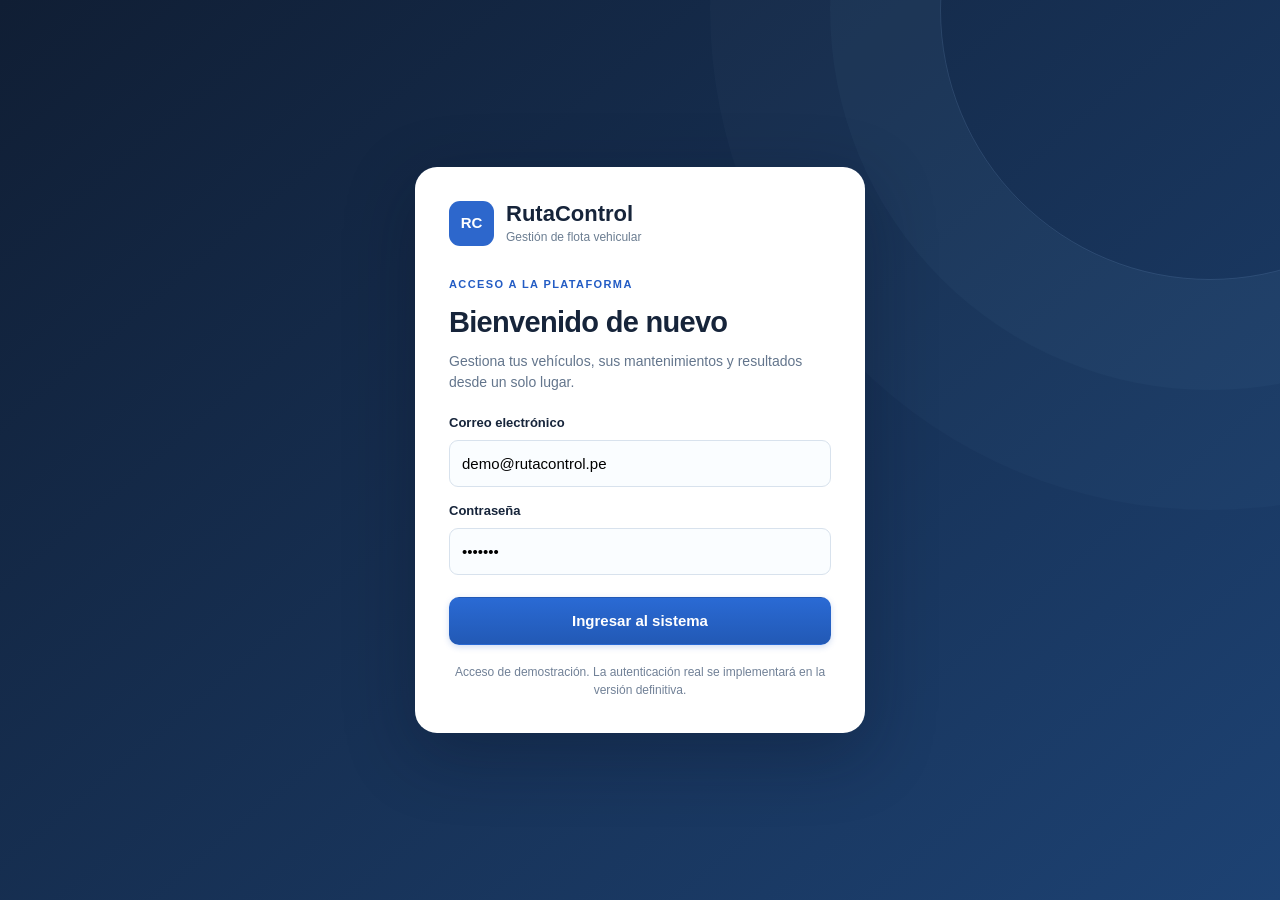
<file: demo-flota/index.html>
<!doctype html>
<html lang="es">
<head>
<meta charset="utf-8">
<meta name="viewport" content="width=device-width, initial-scale=1">
<meta name="theme-color" content="#101c33">
<title>RutaControl | Gestión de flota vehicular</title>
<style>
:root{--navy:#111e34;--navy2:#182941;--ink:#16243a;--text:#2d3b4c;--muted:#718197;--line:#e5ebf0;--page:#f5f7fa;--white:#fff;--blue:#235cc4;--bluep:#edf3ff;--teal:#0d9275;--tealp:#e5f7f1;--amber:#bd7715;--amberp:#fff3db;--red:#c44445;--redp:#fff0ee;--shadow:0 5px 28px rgba(18,42,72,.045)}
*{box-sizing:border-box}html,body{min-height:100%}body{margin:0;font-family:Inter,ui-sans-serif,-apple-system,BlinkMacSystemFont,"Segoe UI",Arial,sans-serif;color:var(--ink);background:var(--page);font-size:14px;line-height:1.45}button,input,select,textarea{font:inherit}button{cursor:pointer}button:disabled{opacity:.6;cursor:not-allowed}.app{display:flex;min-height:100vh}.sidebar{width:247px;min-width:247px;background:var(--navy);color:#d8e5f5;display:flex;flex-direction:column;position:sticky;top:0;height:100vh;padding:28px 15px 18px}.brand{display:flex;align-items:center;gap:11px;padding:3px 9px 22px}.brandmark{width:39px;height:39px;background:#4d86f1;color:#fff;border-radius:12px;display:flex;align-items:center;justify-content:center;font-weight:800;font-size:16px;letter-spacing:-1px}.brandname{font-weight:780;font-size:18px;color:#fff;letter-spacing:-.6px;line-height:1.05}.brandsub{font-size:10px;letter-spacing:1.5px;font-weight:750;color:#84a6dc;margin-top:6px}.navgroup{margin:17px 10px 11px;color:#7391b5;text-transform:uppercase;font-size:10px;font-weight:800;letter-spacing:1.7px}.nav-btn{display:flex;align-items:center;width:100%;gap:12px;padding:12px 13px;border:0;border-radius:10px;color:#b8c7da;background:transparent;text-align:left;font-weight:570;margin-bottom:4px;transition:.18s}.nav-btn:hover{background:#263c58;color:#fff}.nav-btn.active{background:#29466d;color:#fff}.nav-btn svg{width:18px;height:18px;stroke-width:1.9;flex:0 0 auto}.nav-btn .nav-num{margin-left:auto;color:#ffd58a;font-size:11px;border-radius:15px;background:#795b35;padding:2px 6px;font-weight:800}.side-note{margin-top:auto;padding:16px 12px;border-radius:11px;background:#1b2c47;border:1px solid #314462;font-size:12px;color:#b8c8da}.side-note strong{color:#edf4ff;display:block;margin-bottom:5px}.side-note small{display:block;font-size:11px;color:#90a5c3;line-height:1.5}.side-reset{margin-top:12px;color:#acc8f0;font-size:11px;border:0;background:transparent;padding:3px 0;text-align:left}.side-reset:hover{text-decoration:underline}.main{min-width:0;flex:1;max-width:1600px;margin:0 auto;padding:29px 39px 60px}.top{display:flex;justify-content:space-between;align-items:flex-start;gap:16px;margin-bottom:24px}.breadcrumb{color:#8290a3;font-size:12px;font-weight:650;margin:0 0 6px}.top h1{margin:0;font-weight:790;letter-spacing:-1px;font-size:27px;line-height:1.15}.top p{color:var(--muted);font-size:13px;margin:9px 0 0}.topright{display:flex;align-items:center;gap:10px;flex-wrap:wrap;justify-content:flex-end}.chip{display:inline-flex;align-items:center;gap:6px;background:var(--white);border:1px solid var(--line);border-radius:100px;padding:8px 11px;color:#5d718d;font-weight:650;font-size:11px;white-space:nowrap}.chip .dot{width:7px;height:7px;background:#14a78d;border-radius:50%}.btn{display:inline-flex;align-items:center;justify-content:center;gap:8px;min-height:39px;padding:9px 14px;border-radius:9px;font-weight:700;font-size:12px;white-space:nowrap;border:1px solid transparent;transition:.16s;box-shadow:none}.btn svg{width:16px;height:16px}.btn:hover{filter:brightness(.965)}.btn-primary{background:#2663cb;color:#fff}.btn-ghost{background:#fff;color:#314b6c;border-color:var(--line)}.btn-soft{background:#eef4fc;color:#245abb}.btn-danger{background:#fae8e8;color:#ad4545}.btn-sm{min-height:32px;padding:6px 10px;font-size:11px}.grid{display:grid;gap:17px}.kpis{grid-template-columns:repeat(4,minmax(0,1fr));margin-bottom:18px}.card{background:var(--white);border:1px solid var(--line);border-radius:13px;box-shadow:var(--shadow);min-width:0}.kpi{padding:19px 20px 17px}.kpi-head{display:flex;justify-content:space-between;align-items:center;margin-bottom:13px;color:#6c7c91;font-size:12px;font-weight:650}.kpi-ic{display:flex;align-items:center;justify-content:center;border-radius:9px;background:#f1f5fa;color:#6b8bb6;width:30px;height:30px}.kpi-ic svg{width:17px;height:17px}.kpi-val{font-size:25px;font-weight:800;letter-spacing:-1.1px;line-height:1.1}.kpi-note{color:#90a0af;font-size:11px;margin-top:9px}.text-green{color:var(--teal)}.text-red{color:var(--red)}.text-amber{color:var(--amber)}.layout-main{grid-template-columns:minmax(0,1.65fr) minmax(310px,1fr);align-items:stretch}.card-head{padding:21px 23px 13px;display:flex;align-items:center;justify-content:space-between;gap:12px}.card-head h2{margin:0;font-size:15px;letter-spacing:-.3px}.card-head p{font-size:12px;color:#91a0af;margin:4px 0 0}.card-content{padding:2px 23px 23px}.legend{display:flex;gap:12px;flex-wrap:wrap;color:#7f91a4;font-size:11px}.legend span{display:flex;gap:6px;align-items:center}.legend i{width:8px;height:8px;border-radius:3px;display:inline-block}.compbar{margin-bottom:20px}.compbar-top{display:flex;justify-content:space-between;gap:8px;align-items:center;margin-bottom:8px;font-size:12px}.plate{font-weight:800;letter-spacing:.3px}.value-sm{font-size:11px;color:#8090a5}.bars{display:flex;flex-direction:column;gap:5px}.bartrack{width:100%;height:9px;background:#f2f5f9;border-radius:4px;overflow:hidden}.barfill{height:100%;border-radius:4px;min-width:2px;transition:width .25s}.barfill.in{background:#5f8be2}.barfill.out{background:#f1bb71}.vlist{display:flex;flex-direction:column;gap:0}.alert-item{display:flex;gap:12px;padding:13px 0;border-bottom:1px solid #eff2f6;align-items:flex-start}.alert-item:last-child{border-bottom:0}.alert-icon{display:flex;align-items:center;justify-content:center;width:32px;height:32px;background:var(--amberp);border-radius:9px;color:var(--amber);flex:0 0 auto}.alert-icon.red{background:var(--redp);color:var(--red)}.alert-icon svg{width:17px;height:17px}.alert-item strong{font-size:12px;display:block}.alert-item p{margin:3px 0 0;font-size:11px;color:#8291a3;line-height:1.55}.alert-item .goto{background:none;border:0;color:#245bbb;font-weight:800;font-size:11px;padding:5px 0 0;white-space:nowrap}.section-title{display:flex;align-items:center;justify-content:space-between;gap:15px;margin:23px 0 11px}.section-title h2{font-size:16px;margin:0;letter-spacing:-.3px}.section-title span{font-size:12px;color:#91a0af}.table-wrap{overflow-x:auto}.data-table{border-collapse:collapse;text-align:left;width:100%;white-space:nowrap;font-size:12px}.data-table th{background:#f8fafc;padding:13px 16px;color:#8595a9;font-size:10px;text-transform:uppercase;letter-spacing:.5px;font-weight:800;border-bottom:1px solid var(--line)}.data-table td{border-bottom:1px solid #edf1f5;padding:14px 16px;color:#445468}.data-table tr:last-child td{border:0}.data-table td strong{color:#1a2c48}.data-table tbody tr:hover{background:#fbfcff}.data-table button{border:0;background:transparent;color:#245cc5;font-size:11px;font-weight:750;padding:3px}.badge{display:inline-block;border-radius:100px;padding:5px 9px;font-size:10px;font-weight:760;white-space:nowrap}.badge.green{background:var(--tealp);color:var(--teal)}.badge.amber{background:var(--amberp);color:#a56c16}.badge.red{background:var(--redp);color:var(--red)}.badge.blue{background:var(--bluep);color:var(--blue)}.badge.gray{background:#edf0f3;color:#7a8999}.filters{display:flex;align-items:center;justify-content:space-between;gap:13px;margin-bottom:16px;flex-wrap:wrap}.field{border:1px solid #dce4ec;background:white;border-radius:9px;min-height:40px;padding:10px 12px;outline:none;color:#33465c;font-size:12px;width:100%;transition:border .16s}.field:focus{border-color:#4a8bdf;box-shadow:0 0 0 3px rgba(54,109,211,.10)}.search-wrap{position:relative;max-width:330px;flex:1;min-width:180px}.search-wrap input{padding-left:39px}.search-wrap svg{position:absolute;width:18px;height:18px;left:12px;top:11px;color:#8da1b5}.filter-right{display:flex;align-items:center;gap:9px}.filter-right select{width:auto;min-width:140px}.vehicles-layout{display:grid;grid-template-columns:minmax(0,1.1fr) minmax(330px,.9fr);gap:18px}.vehicle-row{padding:14px 18px;display:flex;align-items:center;gap:11px;border-bottom:1px solid var(--line);background:#fff;cursor:pointer;transition:background .13s}.vehicle-row:hover{background:#f7faff}.vehicle-row.selected{background:#eff5ff;box-shadow:inset 3px 0 #3374d8}.vehicle-row:last-child{border-bottom:0}.vehicle-mini{width:39px;height:39px;background:#eef3f9;color:#557baa;display:flex;align-items:center;justify-content:center;border-radius:10px;flex:0 0 auto}.vehicle-mini svg{width:22px;height:22px}.vehicle-copy{flex:1;min-width:0}.vehicle-copy strong{font-size:12px}.vehicle-copy div{font-size:11px;color:#8fa0b0;margin-top:3px;overflow:hidden;text-overflow:ellipsis;white-space:nowrap}.vehicle-row .badge{font-size:9px}.detail{padding:22px}.detail-top{display:flex;justify-content:space-between;align-items:flex-start;gap:12px}.detail h2{margin:4px 0 2px;font-size:25px;letter-spacing:-.6px}.detail .sub{font-size:12px;color:#899bac}.labelcap{font-size:10px;text-transform:uppercase;letter-spacing:1px;font-weight:780;color:#8799ac}.detail-tiles{display:grid;grid-template-columns:repeat(2,1fr);gap:10px;margin:20px 0}.detail-tile{border:1px solid #e7edf2;border-radius:10px;padding:13px;background:#fbfcfd}.detail-tile small{font-size:11px;color:#8594a6;display:block;margin-bottom:6px}.detail-tile strong{font-size:17px;letter-spacing:-.5px}.info-block{border:1px solid #e5edf5;border-radius:11px;padding:14px;margin-top:12px}.info-block h3{font-size:12px;margin:0 0 10px}.kv{display:flex;justify-content:space-between;align-items:flex-start;gap:12px;font-size:11px;padding:6px 0}.kv span{color:#8696a8}.kv strong{text-align:right;font-size:11px}.detail-acts{display:flex;gap:7px;flex-wrap:wrap;margin-top:17px}.callout{background:#edf4ff;border:1px solid #cbdfff;border-radius:11px;padding:14px 16px;color:#385779;font-size:12px;line-height:1.6;margin-bottom:17px}.callout strong{color:#224477}.empty{color:#8b9cae;text-align:center;padding:28px 16px;font-size:12px}.line-item{display:flex;align-items:center;justify-content:space-between;gap:15px;padding:11px 0;border-bottom:1px solid #edf1f5}.line-item:last-child{border-bottom:0}.line-item strong{font-size:12px}.line-item small{display:block;color:#91a0b0;font-size:11px;margin-top:3px}.line-item .amount{font-size:12px;font-weight:790}.summary-strip{display:grid;grid-template-columns:repeat(3,1fr);border-top:1px solid var(--line)}.summary-strip>div{padding:15px 18px;border-right:1px solid var(--line)}.summary-strip>div:last-child{border-right:0}.summary-strip small{font-size:11px;color:#8d9db1;display:block}.summary-strip strong{font-size:17px;margin-top:4px;display:block}.plan-grid{display:grid;grid-template-columns:repeat(3,minmax(0,1fr));gap:16px;margin:18px 0 20px}.plan{background:#fff;border:2px solid #e2e8f0;border-radius:14px;padding:21px;cursor:pointer;position:relative;transition:.15s}.plan:hover{border-color:#9ab7e9}.plan.selected{border-color:#346fcd;box-shadow:0 8px 30px rgba(43,99,206,.12)}.plan.popular:before{content:'Recomendado';position:absolute;right:16px;top:-12px;background:#2d6fd3;color:#fff;border-radius:20px;font-size:10px;font-weight:800;padding:4px 10px}.plan .plabel{font-size:12px;font-weight:760;color:#66809d}.plan h3{font-size:19px;margin:9px 0 6px;letter-spacing:-.5px}.plan .pprice{font-size:29px;letter-spacing:-1px;font-weight:850;color:#1d3556;margin:6px 0}.plan .pdesc{font-size:12px;color:#7c8c9d;min-height:53px}.plan hr{border:0;border-top:1px solid #ecf0f3;margin:16px 0}.feats{padding:0;list-style:none;margin:0;display:grid;gap:11px}.feats li{display:flex;align-items:flex-start;gap:7px;font-size:12px;color:#526479}.feats li::before{content:'✓';font-weight:900;color:#18a181}.plan .select-text{margin-top:18px;font-size:12px;font-weight:800;color:#2b65c3}.proposal{display:grid;grid-template-columns:1.1fr .9fr;gap:18px}.proposal .card{padding:22px}.proposal h3{margin:0 0 12px;font-size:15px}.proposal p{font-size:12px;color:#74869c;line-height:1.75}.scope-list{font-size:12px;padding-left:18px;color:#51647a;line-height:1.8}.footer-hint{margin-top:23px;text-align:center;color:#a0adbd;font-size:11px}.modal-backdrop{position:fixed;inset:0;background:rgba(17,31,52,.55);display:none;align-items:center;justify-content:center;padding:20px;z-index:20;overflow:auto}.modal-backdrop.show{display:flex}.modal{max-width:520px;width:100%;max-height:calc(100vh - 40px);overflow:auto;background:#fff;border-radius:16px;box-shadow:0 30px 90px rgba(10,20,35,.23);padding:25px}.modal-top{display:flex;justify-content:space-between;align-items:center;gap:10px}.modal h2{font-size:19px;margin:0;letter-spacing:-.4px}.close{background:#f2f5f7;border:0;border-radius:8px;width:30px;height:30px;font-size:20px;color:#677c94}.modal .sub{margin:7px 0 18px;color:#8b9cab;font-size:12px}.form-grid{display:grid;grid-template-columns:repeat(2,minmax(0,1fr));gap:14px}.form-field{display:grid;gap:6px}.form-field.span{grid-column:1/-1}.form-field label{font-size:11px;font-weight:800;color:#647891}.modal-actions{display:flex;justify-content:flex-end;gap:9px;margin-top:21px;padding-top:17px;border-top:1px solid var(--line)}.toast{position:fixed;bottom:20px;right:20px;z-index:30;background:#142b43;color:#fff;border-radius:10px;padding:13px 18px;box-shadow:0 13px 35px rgba(10,24,42,.3);font-size:12px;max-width:min(400px,90vw);display:none}.toast.show{display:block}.mobile-nav{display:none}.focus-strip{display:flex;align-items:center;gap:8px;color:#6b7d93;font-size:11px;margin:0 0 16px}.focus-strip svg{width:14px;height:14px}.note-info{font-size:12px;color:#778ba2;background:#f8fafc;padding:13px 15px;border:1px solid var(--line);border-radius:10px;margin:13px 0}.nowrap{white-space:nowrap}.mt15{margin-top:15px}
@media(max-width:1100px){.main{padding:26px 24px 50px}.kpis{grid-template-columns:repeat(2,1fr)}.layout-main{grid-template-columns:1fr}.plan-grid{gap:9px}.plan{padding:17px}.vehicles-layout{grid-template-columns:1fr}.detail{padding:20px}}
@media(max-width:750px){.app{display:block}.sidebar{display:none}.mobile-nav{display:flex;background:var(--navy);color:white;align-items:center;gap:10px;padding:12px 18px;overflow:auto}.mobile-nav .name{font-weight:850;font-size:13px;margin-right:10px;white-space:nowrap}.mobile-nav button{background:transparent;color:#a9bfdc;border:0;padding:8px 12px;border-radius:8px;white-space:nowrap;font-size:11px;font-weight:700}.mobile-nav button.active{color:#fff;background:#2b4770}.main{padding:23px 17px 40px}.top{flex-direction:column}.topright{justify-content:flex-start}.top h1{font-size:24px}.kpis{gap:9px}.kpi{padding:14px}.kpi-val{font-size:20px}.kpi-note{font-size:10px}.card-head{padding:17px}.card-content{padding:2px 17px 17px}.plan-grid{grid-template-columns:1fr}.plan .pdesc{min-height:0}.proposal{grid-template-columns:1fr}.detail-tiles{gap:7px}.filters{align-items:stretch}.search-wrap{max-width:none;flex-basis:100%}.filter-right{width:100%;justify-content:space-between}.filter-right select{min-width:0;max-width:160px}.summary-strip strong{font-size:14px}.summary-strip>div{padding:13px 10px}.form-grid{grid-template-columns:1fr}.modal{padding:19px}}

/* Refined visual hierarchy */
body{font-size:15px;line-height:1.52}
.top h1{font-size:30px}.top p{font-size:14px}.breadcrumb{font-size:13px}
.btn{font-size:13px;min-height:43px;transition:transform .18s,box-shadow .18s}.btn-sm{font-size:12px}
.btn:hover{transform:translateY(-1px);filter:none;box-shadow:0 5px 14px rgba(30,64,120,.12)}
.btn:active{transform:none}
.card-head h2{font-size:17px}.card-head p{font-size:13px}
.kpi-head{font-size:13px}.kpi-val{font-size:27px;font-variant-numeric:tabular-nums}.kpi-note{font-size:12px}
.compbar-top,.alert-item strong,.alert-item p,.value-sm,.vehicle-copy strong,.vehicle-copy div,.detail-tile small,.kv{font-size:12px}
.data-table{font-size:13px}.data-table th{font-size:11px}.field{font-size:14px;min-height:44px}
.badge{font-size:11px}.labelcap{font-size:11px}.focus-strip,.callout,.note-info{font-size:13px}
.compbar{margin-bottom:23px}.bartrack{height:10px}.barfill{transform-origin:left;animation:barGrow .7s cubic-bezier(.2,.8,.2,1) both}
.card.kpi{animation:cardRise .4s ease-out both}
.card.kpi:nth-child(2){animation-delay:.05s}.card.kpi:nth-child(3){animation-delay:.1s}.card.kpi:nth-child(4){animation-delay:.15s}
#view>.grid,#view>.card,#view>.vehicles-layout,#view>.profile-grid{animation:cardRise .3s ease-out both}
@keyframes cardRise{from{opacity:0;transform:translateY(10px)}to{opacity:1;transform:translateY(0)}}
@keyframes barGrow{from{transform:scaleX(0)}to{transform:scaleX(1)}}
button:focus-visible,input:focus-visible,select:focus-visible{outline:3px solid #87b6ff;outline-offset:2px}
.auth-locked{display:none!important}
.login-screen{min-height:100vh;display:grid;place-items:center;padding:20px;background:linear-gradient(140deg,#101e34,#1d4273);overflow:hidden;position:relative;isolation:isolate}
.login-screen[hidden]{display:none!important}
.login-decoration{position:absolute;width:540px;height:540px;border:1px solid rgba(164,205,255,.15);border-radius:50%;right:-200px;top:-260px;box-shadow:0 0 0 110px rgba(150,200,250,.03),0 0 0 230px rgba(150,200,250,.025);z-index:-1}
.login-card{width:min(100%,450px);background:white;padding:34px;border-radius:22px;box-shadow:0 20px 70px rgba(8,17,34,.32);animation:cardRise .4s ease-out}
.login-brand{display:flex;gap:12px;align-items:center;margin-bottom:30px}.login-brand strong{display:block;font-size:22px;line-height:1.2}.login-brand small{display:block;color:#6b7d91;font-size:12px}
.login-mark,.small-brandmark{display:grid;place-items:center;background:#2d67cc;border-radius:11px;color:white;width:45px;height:45px;font-weight:850}
.login-tag{color:var(--blue);font-size:11px;font-weight:800;letter-spacing:1.4px}.login-card h1{font-size:29px;letter-spacing:-.7px;margin:7px 0}.login-card>p{color:#63758c;font-size:14px;margin:0 0 20px}
.login-card label{font-size:13px;font-weight:750;display:block;margin:14px 0 7px}
.login-card input{width:100%;height:47px;border:1px solid #d8e2ed;border-radius:9px;padding:10px 12px;font-size:15px;background:#fafdff}
.login-submit{width:100%;font-size:15px;min-height:48px;margin-top:22px}
.login-card .login-disclaimer{font-size:12px;text-align:center;line-height:1.5;margin:18px 0 0;color:#718197}
.sidebar{margin:14px 0 14px 14px;height:calc(100vh - 28px);top:14px;border-radius:20px;border:1px solid #2b3f5c;box-shadow:0 18px 45px rgba(10,25,49,.16)}
.sidebar-profile{margin-top:auto;display:flex;align-items:center;gap:10px;background:#1b2e4a;border:1px solid #344a67;width:100%;padding:10px;border-radius:11px;color:white;text-align:left}
.sidebar-profile:hover{background:#24405f}
.user-avatar{width:35px;height:35px;display:grid;place-items:center;border-radius:10px;background:#3574d6;color:white;font-size:12px;font-weight:850}
.sidebar-profile-copy strong{display:block;font-size:13px}.sidebar-profile-copy small{display:block;color:#a9c0dd;font-size:11px}
.side-note{margin-top:12px}
.mobile-top{display:none}
.profile-grid{display:grid;grid-template-columns:1fr 1.25fr;gap:18px}
.profile-hero{padding:25px;display:flex;flex-direction:column;gap:17px}.profile-bigavatar{width:70px;height:70px;border-radius:19px;background:var(--bluep);color:var(--blue);display:grid;place-items:center}.profile-bigavatar svg{width:38px;height:38px}
.profile-hero h2{font-size:24px;margin:5px 0}.profile-hero p{color:var(--muted);font-size:13px;margin:0 0 12px}
.profile-info-row{display:flex;justify-content:space-between;gap:12px;align-items:center;padding:14px 20px;border-top:1px solid var(--line);font-size:13px}
.profile-info-row span{color:var(--muted)}.profile-info-row strong{overflow-wrap:anywhere;text-align:right}
.profile-actions{display:flex;gap:10px;flex-wrap:wrap;padding:20px}
@media(max-width:750px){
 .app{display:block}.sidebar{display:none}
 .mobile-top{display:none!important}
 .small-brandmark{width:36px;height:36px;font-size:13px;border-radius:10px}
 .mobile-nav{display:grid;position:fixed;bottom:calc(12px + env(safe-area-inset-bottom));top:auto;left:14px;right:14px;grid-template-columns:repeat(5,minmax(0,1fr));gap:2px;padding:7px 6px;background:var(--navy);border:1px solid #314665;border-radius:20px;z-index:30;overflow:visible;box-shadow:0 14px 34px rgba(10,25,49,.3),0 2px 8px rgba(10,25,49,.16)}
 .mobile-nav .mobile-nav-item{display:flex;min-width:0;flex-direction:column;align-items:center;justify-content:center;gap:4px;white-space:normal;padding:7px 2px;min-height:51px;margin:0;font-size:10px;line-height:1.1;text-align:center;border-radius:14px}
 .mobile-nav .mobile-nav-item svg{width:20px;height:20px;flex:none}.mobile-nav .mobile-nav-item.active{background:#29466d;border-radius:14px;box-shadow:inset 0 0 0 1px #3a5a83}
 .main{padding:calc(20px + env(safe-area-inset-top)) 15px calc(120px + env(safe-area-inset-bottom))}
 .top{flex-direction:column;align-items:stretch;gap:14px;margin-bottom:18px}.top h1{font-size:25px}.top p{font-size:13.5px;margin-top:6px}.breadcrumb{font-size:12px}
 .topright{width:100%;justify-content:flex-start}.topright .chip{display:none}#headerAction{width:100%}
 .grid{gap:12px}.kpis{grid-template-columns:repeat(2,minmax(0,1fr));gap:10px}
 .kpi{padding:14px 12px;min-height:125px}.kpi-head{font-size:12px;gap:4px;margin-bottom:14px}.kpi-ic{width:27px;height:27px;flex-shrink:0}
 .kpi-val{font-size:clamp(17px,5vw,23px);letter-spacing:-.5px;overflow-wrap:anywhere}.kpi-note{font-size:11px}
 .layout-main,.vehicles-layout,.profile-grid{grid-template-columns:1fr}
 .card-head{padding:17px 16px 12px;flex-wrap:wrap}.card-content{padding:2px 16px 17px}.card-head h2{font-size:16px}
 .filters{gap:10px;align-items:stretch}.filters>.btn{width:100%}.filter-right{width:100%;display:flex;flex-wrap:wrap;gap:9px}
 .filter-right select{max-width:none!important;width:100%!important;flex:1 1 140px;min-width:0}
 .search-wrap{max-width:none;flex-basis:100%}
 .table-wrap{-webkit-overflow-scrolling:touch;overflow-x:auto}.data-table{min-width:580px}.data-table td,.data-table th{padding:12px}
 .detail{padding:18px}.detail-tiles{grid-template-columns:repeat(2,minmax(0,1fr))}.detail-tile strong{font-size:16px}
 .section-title{align-items:flex-start;flex-wrap:wrap}.section-title .btn{width:100%}
 .form-grid{grid-template-columns:1fr}.modal{width:calc(100% - 24px);max-height:85vh;overflow-y:auto;padding:20px}
 .profile-hero{padding:22px}.profile-actions{padding:18px;flex-direction:column}.profile-actions .btn{width:100%}
}
@media(max-width:360px){.kpi{padding:13px 10px}.kpi-val{font-size:18px}.mobile-nav .mobile-nav-item{font-size:9.3px}}

@media(max-width:750px){
 .grid.kpis[style]{grid-template-columns:repeat(2,minmax(0,1fr))!important}
 .grid.kpis[style]>.kpi:last-child:nth-child(odd){grid-column:1/-1}
 .grid.kpis[style]>.kpi:last-child:nth-child(odd) .kpi-val{font-size:24px}
 .vehicle-row{padding:15px 14px}
 .alert-item{gap:9px}
 .alert-item .goto{font-size:12px}
 .search-wrap input{font-size:14px}
}
/* Polish pass */
html{scroll-behavior:smooth}
body{-webkit-font-smoothing:antialiased;-moz-osx-font-smoothing:grayscale;text-rendering:optimizeLegibility;background:var(--page)}
::selection{background:#cfe0ff;color:#10233f}
button,a{-webkit-tap-highlight-color:transparent}
.main{padding-top:30px}
.top{margin-bottom:22px}
.breadcrumb{color:#7c8ca0;letter-spacing:.2px}
.section-title{margin:28px 0 12px}.section-title h2{font-size:18px;letter-spacing:-.4px}
.card{border-radius:16px;border-color:#e6edf5;box-shadow:0 1px 2px rgba(18,42,72,.04),0 12px 30px rgba(18,42,72,.045)}
.layout-main,.vehicles-layout{align-items:start}
.card-head h2{letter-spacing:-.25px}
.kpi{padding:20px 21px 18px}
.kpi-val{font-size:28px}
.kpi-ic{border-radius:10px}
.kpi.tone-green .kpi-ic{background:var(--tealp);color:var(--teal)}
.kpi.tone-amber .kpi-ic{background:var(--amberp);color:var(--amber)}
.kpi.tone-blue .kpi-ic{background:var(--bluep);color:var(--blue)}
.kpi.tone-red .kpi-ic{background:var(--redp);color:var(--red)}
.btn{border-radius:10px;padding:9px 15px}
.btn-primary{background:linear-gradient(180deg,#2a6ad4,#2259b5);box-shadow:0 2px 6px rgba(35,92,196,.22)}
.btn-primary:hover{box-shadow:0 7px 18px rgba(35,92,196,.24)}
.filters>select.field{width:auto;min-width:220px}
.filter-right select.field{width:auto;min-width:170px}
.focus-strip{background:#fff;border:1px solid var(--line);border-radius:12px;padding:11px 14px;margin-bottom:16px;color:#5e7187;box-shadow:0 1px 2px rgba(18,42,72,.03)}
.focus-strip svg{color:var(--blue);flex:0 0 auto}
.callout{border-radius:12px}
.data-table th{background:#f7fafd;color:#74879d;letter-spacing:.55px}
.data-table td{padding:13px 16px;vertical-align:middle}
.data-table button{font-size:12px;padding:6px 8px;border-radius:7px}
.data-table button:hover{background:var(--bluep)}
.alert-item{padding:14px 0}
.alert-item .goto{background:var(--bluep);color:#2259b5;padding:7px 11px;border-radius:8px;align-self:center}
.alert-item .goto:hover{background:#e0ebff}
.vehicle-row{padding:15px 18px}
.vehicle-row.selected{background:#eef5ff;box-shadow:inset 3px 0 #3374d8}
.nav-btn{border-radius:11px;padding:11px 13px;margin-bottom:5px}
.nav-btn.active{background:linear-gradient(90deg,#2c4d78,#29466d);box-shadow:inset 0 0 0 1px #3b5c87}
.nav-btn.active svg{color:#9cc4ff}
.sidebar-profile,.user-avatar{border-radius:12px}
.chip{box-shadow:0 1px 2px rgba(18,42,72,.03)}
.modal-backdrop{z-index:100;background:rgba(15,28,48,.5);backdrop-filter:blur(3px);-webkit-backdrop-filter:blur(3px)}
.modal{border-radius:18px}
.toast{z-index:200;border-radius:12px}
@media(max-width:750px){
 .main{padding:18px 15px calc(126px + env(safe-area-inset-bottom))}
 .top{gap:12px;margin-bottom:16px}
 .top h1{font-size:26px;letter-spacing:-.8px}
 .top p{font-size:13px;line-height:1.5}
 .breadcrumb{font-size:11px;text-transform:uppercase;letter-spacing:.7px;font-weight:800;color:#8497ac}
 .topright{gap:8px}
 .filters{justify-content:flex-start!important}
 .filters>select.field,.filter-right select.field{width:100%!important;min-width:0}
 .focus-strip{padding:11px 13px;font-size:12.5px;line-height:1.5;align-items:flex-start}
 .focus-strip svg{margin-top:2px}
 .card{border-radius:14px}
 .card-head{padding:16px 16px 10px}
 .card-head h2{font-size:16px}.card-head p{font-size:12px}
 .kpi{padding:15px 13px;min-height:118px;border-radius:14px}
 .kpi-val{font-size:clamp(17px,4.7vw,22px)}
 .kpi-note{font-size:10.5px;line-height:1.35}
 .section-title{margin:22px 0 10px}.section-title h2{font-size:17px}
 .data-table td,.data-table th{padding:11px 12px}
 .alert-item{padding:12px 0}
 .alert-item .goto{padding:7px 11px}
 .mobile-nav{z-index:40;background:rgba(17,30,52,.96);backdrop-filter:blur(14px);-webkit-backdrop-filter:blur(14px)}
 .mobile-nav .mobile-nav-item{font-weight:700;letter-spacing:.1px;min-height:50px}
 .mobile-nav .mobile-nav-item.active{background:#2d4c75;box-shadow:inset 0 0 0 1px #42658f}
 .modal-backdrop{padding:12px}
 .modal{width:calc(100% - 20px);border-radius:18px;padding:19px 18px}
 .toast{left:14px;right:14px;bottom:calc(96px + env(safe-area-inset-bottom));max-width:none;text-align:center;font-size:12.5px}
 .login-card{padding:26px 22px}
 .footer-hint{font-size:10.5px;line-height:1.5;margin-top:20px}
}
@media(prefers-reduced-motion:reduce){*,*:before,*:after{animation:none!important;transition:none!important;scroll-behavior:auto!important}}
</style>
</head>
<body>

<section class="login-screen" id="loginScreen">
 <div class="login-decoration"></div>
 <div class="login-card">
 <div class="login-brand"><span class="login-mark">RC</span><span><strong>RutaControl</strong><small>Gestión de flota vehicular</small></span></div>
 <div class="login-tag">ACCESO A LA PLATAFORMA</div>
 <h1>Bienvenido de nuevo</h1>
 <p>Gestiona tus vehículos, sus mantenimientos y resultados desde un solo lugar.</p>
 <form onsubmit="loginDemo(event)">
  <label for="loginEmail">Correo electrónico</label><input id="loginEmail" type="email" required value="demo@rutacontrol.pe" autocomplete="username">
  <label for="loginPassword">Contraseña</label><input id="loginPassword" type="password" required value="demo123" autocomplete="current-password">
  <button type="submit" class="btn btn-primary login-submit">Ingresar al sistema</button>
 </form>
 <p class="login-disclaimer">Acceso de demostración. La autenticación real se implementará en la versión definitiva.</p>
 </div>
</section>
<div class="app auth-locked">
<aside class="sidebar">
  <div class="brand"><div class="brandmark">RC</div><div><div class="brandname">RutaControl</div><div class="brandsub">GESTIÓN VEHICULAR</div></div></div>
  <div class="navgroup">Panel principal</div>
  <div id="sidebarNav"></div>
  <button class="sidebar-profile" onclick="navigate('profile')"><span class="user-avatar">AD</span><span class="sidebar-profile-copy"><strong>Administrador</strong><small>Mi perfil</small></span></button><div class="side-note"><strong>Entorno de prueba</strong><small>Información de ejemplo. Los cambios que hagas se guardan únicamente en este navegador.</small><button class="side-reset" onclick="resetDemo()">↺ Reiniciar datos</button></div>
</aside>
<div class="content" style="flex:1;min-width:0"><header class="mobile-top"><div class="mobile-top-brand"><span class="small-brandmark">RC</span><span><strong>RutaControl</strong><small>Gestión vehicular</small></span></div><button class="mobile-profile" onclick="navigate('profile')" aria-label="Mi perfil">AD</button></header><nav class="mobile-nav" id="mobileNav" aria-label="Navegación principal"></nav><main class="main"><div class="top"><div><div class="breadcrumb">Sistema de flota / <span id="crumb">Resumen</span></div><h1 id="pageTitle">Resumen general</h1><p id="pageDesc">Ingresos, gastos y mantenimientos de tus vehículos en un solo lugar.</p></div><div class="topright"><span class="chip"><span class="dot"></span> Datos de ejemplo</span><button class="btn btn-primary" onclick="openModal('movement')" id="headerAction">＋ Registrar movimiento</button></div></div><div id="view"></div><div class="footer-hint">Versión de prueba · Información ficticia · Los cambios se guardan en este navegador</div></main></div>
</div>
<div class="modal-backdrop" id="modalBackdrop" onclick="if(event.target===this)closeModal()"><div class="modal"><div class="modal-top"><h2 id="modalTitle"></h2><button class="close" onclick="closeModal()" aria-label="Cerrar">×</button></div><p class="sub" id="modalDesc"></p><form id="modalForm" onsubmit="saveModal(event)"><div id="modalBody" class="form-grid"></div><div class="modal-actions"><button type="button" class="btn btn-ghost" onclick="closeModal()">Cancelar</button><button type="submit" class="btn btn-primary">Guardar registro</button></div></form></div></div>
<div class="toast" id="toast"></div>
<script>
'use strict';
const ICONS={overview:'<rect x="3" y="3" width="7" height="7" rx="1"/><rect x="14" y="3" width="7" height="7" rx="1"/><rect x="3" y="14" width="7" height="7" rx="1"/><rect x="14" y="14" width="7" height="7" rx="1"/>',truck:'<path d="M3 6h12v11H3zM15 10h4l3 3v4h-7z"/><circle cx="7" cy="18" r="2"/><circle cx="18" cy="18" r="2"/>',wrench:'<path d="M14.5 6.3a5 5 0 0 0-6.2 6.2L3 17.8l3.2 3.2 5.3-5.3a5 5 0 0 0 6.2-6.2l-3.3 3.3-3.2-3.2z"/>',wallet:'<rect x="3" y="5" width="18" height="15" rx="2"/><path d="M3 9h18M15 13h6"/>',price:'<path d="M4 5h16v14H4zM8 9h8M8 13h5"/>',alert:'<path d="M12 3 2 21h20L12 3zM12 9v5M12 18v.01"/>',search:'<circle cx="10.5" cy="10.5" r="6.5"/><path d="m16 16 5 5"/>',clock:'<circle cx="12" cy="12" r="9"/><path d="M12 7v5l4 2"/>',check:'<path d="m4 12 5 5L20 6"/>',plus:'<path d="M12 5v14M5 12h14"/>',arrow:'<path d="M5 12h14m-6-6 6 6-6 6"/>',chart:'<path d="M4 19V5M4 19h17M8 16l4-5 4 2 4-8"/>',settings:'<circle cx="12" cy="12" r="3"/><path d="M12 2v3m0 14v3M2 12h3m14 0h3M4.9 4.9 7 7m10 10 2.1 2.1M19.1 4.9 17 7M7 17l-2.1 2.1"/>',user:'<circle cx="12" cy="8" r="4"/><path d="M4 21v-2a8 8 0 0 1 16 0v2"/>',logout:'<path d="M9 4H5a2 2 0 0 0-2 2v12a2 2 0 0 0 2 2h4M16 17l5-5-5-5M21 12H9"/>'};
function icon(name){return `<svg viewBox="0 0 24 24" fill="none" stroke="currentColor" stroke-linecap="round" stroke-linejoin="round" stroke-width="1.9" aria-hidden="true">${ICONS[name]||ICONS.overview}</svg>`}
const NAV=[['overview','Resumen','overview'],['vehicles','Vehículos','truck'],['maintenance','Mantenimientos','wrench'],['finance','Ingresos y gastos','wallet'],['profile','Perfil','user']];
const STORAGE='rutacontrol_demo_cliente_v1';
function seed(){const vehicles=[{plate:'VAA-412',model:'Toyota Hiace',driver:'Conductor A',mileage:80000,interval:9000},{plate:'VBB-278',model:'Mercedes Sprinter',driver:'Conductor B',mileage:74000,interval:9000},{plate:'VCC-915',model:'Toyota Hiace',driver:'Conductor C',mileage:92100,interval:9000},{plate:'VDD-346',model:'Hyundai H1',driver:'Conductor D',mileage:43200,interval:9000},{plate:'VEE-641',model:'Toyota Hiace',driver:'Conductor E',mileage:50500,interval:9000},{plate:'VFF-820',model:'Hyundai H1',driver:'Conductor F',mileage:24000,interval:9000}];
const services=[{id:1,plate:'VAA-412',type:'Mantenimiento general',date:'2026-09-09',mileage:72000,cost:0,note:'Cambio de aceite y filtros'},{id:2,plate:'VAA-412',type:'Cambio de llantas',date:'2026-09-18',mileage:65000,cost:0,note:'2 llantas delanteras'},{id:3,plate:'VBB-278',type:'Mantenimiento general',date:'2026-09-30',mileage:72000,cost:0,note:'Servicio periódico'},{id:4,plate:'VCC-915',type:'Mantenimiento general',date:'2026-08-14',mileage:81000,cost:0,note:'Servicio periódico'},{id:5,plate:'VDD-346',type:'Mantenimiento general',date:'2026-09-16',mileage:36000,cost:0,note:'Aceite y filtros'},{id:6,plate:'VEE-641',type:'Mantenimiento general',date:'2026-09-20',mileage:45000,cost:0,note:'Servicio general'},{id:7,plate:'VBB-278',type:'Cambio de pastillas',date:'2026-10-11',mileage:73500,cost:220,note:'Pastillas delanteras'}];
const fin=[];let id=10;const amounts=[1050,1200,1300,950,1100,800];const dates=['2026-10-02','2026-10-09','2026-10-16','2026-10-22'];vehicles.forEach((v,i)=>dates.forEach((dt,j)=>fin.push({id:id++,plate:v.plate,date:dt,type:'income',concept:`Ingreso semanal ${j+1}`,amount:amounts[i]+(j===3&&i===5?-100:0)})));
[['VAA-412',350,'Cambio de pastillas','2026-10-11'],['VAA-412',290,'Aceite y filtros','2026-10-20'],['VBB-278',220,'Cambio de pastillas','2026-10-11'],['VBB-278',500,'Reparación de suspensión','2026-10-15'],['VCC-915',1400,'Reparación de caja','2026-10-15'],['VCC-915',530,'Llantas','2026-10-20'],['VDD-346',260,'Aceite','2026-10-21'],['VEE-641',590,'Mantenimiento','2026-10-18'],['VFF-820',850,'Reparación','2026-10-18']].forEach(e=>fin.push({id:id++,plate:e[0],type:'expense',amount:e[1],concept:e[2],date:e[3]}));return {vehicles,services,fin,nextId:100}}
let db;try{db=JSON.parse(localStorage.getItem(STORAGE))||seed();if(!Array.isArray(db.vehicles)||!Array.isArray(db.services)||!Array.isArray(db.fin))db=seed()}catch(e){db=seed()}
const ui={page:'overview',search:'',selectedPlate:db.vehicles[0]?.plate||'',period:'2026-10',finType:'all'};let activeModal='';
function persist(){try{localStorage.setItem(STORAGE,JSON.stringify(db))}catch(e){toast('No se pudieron guardar cambios en este navegador')}}
function money(num){return 'S/ '+Number(num||0).toLocaleString('es-PE',{minimumFractionDigits:2,maximumFractionDigits:2})}
function num(num){return Number(num||0).toLocaleString('es-PE')}
function escape(s){return String(s??'').replace(/[&<>"']/g,a=>({'&':'&amp;','<':'&lt;','>':'&gt;','"':'&quot;',"'":'&#39;'}[a]))}
function fmtDate(s){if(!s)return 'Sin fecha';const d=String(s).split('-');return d.length===3?`${d[2]}/${d[1]}/${d[0]}`:escape(s)}
function filteredFin(){return db.fin.filter(x=>(ui.period==='all'||(ui.period==='2026-10'&&x.date.startsWith('2026-10'))||(ui.period==='week'&&x.date>='2026-10-19'&&x.date<='2026-10-25'))&&(ui.finType==='all'||x.type===ui.finType))}
function periodFin(){return db.fin.filter(x=>(ui.period==='all'||(ui.period==='2026-10'&&x.date.startsWith('2026-10'))||(ui.period==='week'&&x.date>='2026-10-19'&&x.date<='2026-10-25')))}
function sums(plate=null){const fin=periodFin().filter(x=>!plate||x.plate===plate);const inc=fin.filter(x=>x.type==='income').reduce((s,x)=>s+x.amount,0);const exp=fin.filter(x=>x.type==='expense').reduce((s,x)=>s+x.amount,0);return{inc,exp,net:inc-exp}}
function lastService(plate,type){return db.services.filter(x=>x.plate===plate&&x.type===type).sort((a,b)=>(Number(b.mileage)||0)-(Number(a.mileage)||0))[0]}
function status(v){const last=lastService(v.plate,'Mantenimiento general');if(!last)return{kind:'gray',label:'Sin registro',msg:'No hay mantenimiento base registrado',remaining:null,next:null,last:null};const next=Number(last.mileage)+Number(v.interval||9000);const remaining=next-v.mileage;return {kind:remaining<=0?'red':remaining<=1000?'amber':'green',label:remaining<=0?'Vencido':remaining<=1000?'Próximo':'Al día',remaining,next,last,msg:remaining<=0?`Excedido por ${num(Math.abs(remaining))} km`:`Faltan ${num(remaining)} km`}}
function badge(kind,label){return `<span class="badge ${kind}">${escape(label)}</span>`}
function allAlerts(){return db.vehicles.map(v=>({v,st:status(v)})).filter(x=>x.st.kind==='red'||x.st.kind==='amber').sort((a,b)=>a.st.remaining-b.st.remaining)}
function periodSelector(){return `<select class="field" aria-label="Período" onchange="ui.period=this.value;render()"><option value="2026-10" ${ui.period==='2026-10'?'selected':''}>Octubre 2026 (demo)</option><option value="week" ${ui.period==='week'?'selected':''}>Semana 19–25 oct.</option><option value="all" ${ui.period==='all'?'selected':''}>Todo el historial</option></select>`}
function renderNav(){const alerts=allAlerts().length;document.getElementById('sidebarNav').innerHTML=NAV.map(([page,name,ic])=>`<button class="nav-btn ${ui.page===page?'active':''}" onclick="navigate('${page}')">${icon(ic)}<span>${name}</span>${page==='maintenance'&&alerts?`<span class="nav-num">${alerts}</span>`:''}</button>`).join('');document.getElementById('mobileNav').innerHTML=NAV.map(([page,name,ic])=>`<button class="mobile-nav-item ${ui.page===page?'active':''}" onclick="navigate('${page}')" ${ui.page===page?'aria-current="page"':''}>${icon(ic)}<span>${page==='maintenance'?'Servicios':page==='finance'?'Finanzas':name}</span></button>`).join('')}
function navigate(page){ui.page=page;render();window.scrollTo({top:0,behavior:'smooth'})}
const META={overview:['Resumen','Resumen general','Ingresos, gastos y mantenimientos de tus vehículos en un solo lugar.'],vehicles:['Vehículos','Control por placa','Consulta cualquier unidad desde tu celular y revisa su historial.'],maintenance:['Mantenimientos','Historial de mantenimientos','Servicios registrados, kilometraje y alertas preventivas.'],finance:['Ingresos y gastos','Control financiero','Conoce la rentabilidad de cada vehículo con sus movimientos semanales.'],profile:['Mi cuenta','Mi perfil','Información de tu cuenta y esta sesión de demostración.']};
function render(){renderNav();const m=META[ui.page];document.getElementById('crumb').textContent=m[0];document.getElementById('pageTitle').textContent=m[1];document.getElementById('pageDesc').textContent=m[2];document.getElementById('headerAction').style.display=ui.page==='overview'?'inline-flex':'none';document.getElementById('headerAction').innerHTML=icon('plus')+' Nuevo movimiento';document.getElementById('headerAction').onclick=()=>openModal('movement');const view={overview:renderOverview,vehicles:renderVehicles,maintenance:renderMaintenance,finance:renderFinance,profile:renderProfile}[ui.page];document.getElementById('view').innerHTML=view();animateDashboard()}
function renderOverview(){const totals=sums(), alerts=allAlerts();const sorted=[...db.vehicles].sort((a,b)=>sums(b.plate).net-sums(a.plate).net);const max=Math.max(1,...db.vehicles.map(v=>sums(v.plate).inc));return `<div class="focus-strip">${icon('clock')} <span>Período seleccionado: ${ui.period==='week'?'19–25 de octubre 2026':ui.period==='all'?'Todos los registros':'Octubre 2026'} · Las ganancias son <b>ingresos menos gastos registrados</b>, no utilidad contable final.</span></div>
<div class="grid kpis">
${kpi('Ingresos registrados',money(totals.inc),'Total del período','wallet','','green')}
${kpi('Gastos registrados',money(totals.exp),'Total del período','chart','','amber')}
${kpi('Resultado neto',money(totals.net),'Ingresos − gastos', 'price',totals.net>=0?'text-green':'text-red','blue')}
${kpi('Mantenimientos en alerta',String(alerts.length),'Vencidos o próximos','alert','text-amber','red')}
</div>
<div class="filters" style="justify-content:flex-end">${periodSelector()}</div>
<div class="grid layout-main">
<div class="card"><div class="card-head"><div><h2>Ingresos y gastos por unidad</h2><p>Comparación del período seleccionado</p></div><div class="legend"><span><i style="background:#5f8be2"></i>Ingresos</span><span><i style="background:#f1bb71"></i>Gastos</span></div></div><div class="card-content">${sorted.map(v=>{const s=sums(v.plate);return `<div class="compbar"><div class="compbar-top"><span class="plate">${escape(v.plate)}</span><span class="value-sm">Neto: <b class="${s.net<0?'text-red':'text-green'}">${money(s.net)}</b></span></div><div class="bars"><div class="bartrack"><div class="barfill in" style="width:${(s.inc/max*100).toFixed(2)}%"></div></div><div class="bartrack"><div class="barfill out" style="width:${(s.exp/max*100).toFixed(2)}%"></div></div></div></div>`}).join('')}</div></div>
<div class="card"><div class="card-head"><div><h2>Alertas de mantenimiento</h2><p>Basadas en el último kilometraje registrado</p></div>${badge(alerts.length?'amber':'green',alerts.length?`${alerts.length} pendientes`:'Sin alertas')}</div><div class="card-content vlist">${alerts.length?alerts.map(({v,st})=>`<div class="alert-item"><span class="alert-icon ${st.kind==='red'?'red':''}">${icon('alert')}</span><div style="flex:1"><strong>${escape(v.plate)} · ${escape(v.model)}</strong><p>${escape(st.msg)} · Próximo: ${num(st.next)} km</p></div><button class="goto" onclick="showVehicle('${escape(v.plate)}')">Ver</button></div>`).join(''):`<div class="empty">No hay mantenimientos próximos ni vencidos.</div>`}<div class="note-info">Las alertas se actualizan al registrar el kilometraje. El sistema no obtiene datos del vehículo automáticamente.</div></div></div>
</div>
<div class="section-title"><h2>Vista rápida de vehículos</h2><button class="btn btn-ghost btn-sm" onclick="navigate('vehicles')">Ver todos ${icon('arrow')}</button></div><div class="card"><div class="table-wrap"><table class="data-table"><thead><tr><th>Placa</th><th>Unidad</th><th>Kilometraje actual</th><th>Próximo servicio</th><th>Estado</th><th>Resultado neto</th><th></th></tr></thead><tbody>${db.vehicles.slice(0,8).map(v=>{const st=status(v);return `<tr><td><strong>${escape(v.plate)}</strong></td><td>${escape(v.model)}</td><td>${num(v.mileage)} km</td><td>${st.next?num(st.next)+' km':'Sin dato'}</td><td>${badge(st.kind,st.label)}</td><td><strong>${money(sums(v.plate).net)}</strong></td><td><button onclick="showVehicle('${escape(v.plate)}')">Consultar →</button></td></tr>`}).join('')}</tbody></table></div></div>`}

const SESSION_KEY='rutacontrol_demo_login_session';
let sessionUser=null;
try{const raw=sessionStorage.getItem(SESSION_KEY);if(raw)sessionUser=JSON.parse(raw)}catch(e){}
function syncAuth(){
  const logged=!!sessionUser;
  document.querySelector('.app').classList.toggle('auth-locked',!logged);
  document.getElementById('loginScreen').hidden=logged;
  if(logged)render();
}
function loginDemo(e){
  e.preventDefault();
  const email=document.getElementById('loginEmail').value.trim(),pass=document.getElementById('loginPassword').value;
  if(email!=='demo@rutacontrol.pe'||pass!=='demo123'){toast('Usa las credenciales de demostración mostradas en pantalla');return}
  sessionUser={name:'Administrador',email};
  try{sessionStorage.setItem(SESSION_KEY,JSON.stringify(sessionUser))}catch(e){}
  syncAuth();toast('¡Bienvenido a RutaControl!');
}
function logoutDemo(){
  sessionUser=null;try{sessionStorage.removeItem(SESSION_KEY)}catch(e){}
  ui.page='overview';syncAuth();
}
function renderProfile(){
  const name=escape(sessionUser?.name||'Administrador'),email=escape(sessionUser?.email||'demo@rutacontrol.pe');
  return '<div class="profile-grid">'+
  '<section class="card profile-hero"><span class="profile-bigavatar">'+icon('user')+'</span><div><div class="labelcap">USUARIO ACTUAL</div><h2>'+name+'</h2><p>'+email+'</p><span class="badge green">Sesión activa</span></div></section>'+
  '<section class="card profile-settings"><div class="card-head"><div><h2>Mi cuenta</h2><p>Información de esta sesión</p></div></div>'+
  '<div class="profile-info-row"><span>Nombre</span><strong>'+name+'</strong></div>'+
  '<div class="profile-info-row"><span>Correo</span><strong>'+email+'</strong></div>'+
  '<div class="profile-info-row"><span>Tipo de acceso</span><strong>Administrador</strong></div>'+
  '<div class="profile-info-row"><span>Entorno</span><strong>Demostración</strong></div>'+
  '<div class="profile-actions"><button class="btn btn-ghost" onclick="resetDemo()">Reiniciar datos</button><button class="btn btn-danger" onclick="logoutDemo()">'+icon('logout')+' Cerrar sesión</button></div></section></div>'+
  '<div class="note-info">Esta pantalla de perfil es ilustrativa. En el sistema definitivo cada persona tendrá su cuenta y acceso seguro.</div>';
}
function animateDashboard(){
 if(window.matchMedia('(prefers-reduced-motion: reduce)').matches)return;
 document.querySelectorAll('.kpi-val').forEach(el=>{
  const value=el.textContent.trim(),currency=value.startsWith('S/'),raw=value.replace(/[^\d.,-]/g,''),amount=Number(raw.replace(/,/g,''));
  if(!Number.isFinite(amount)||!raw)return;
  const start=performance.now(),duration=620;
  function tick(now){
   if(!el.isConnected)return;
   const p=Math.min((now-start)/duration,1),v=amount*(1-Math.pow(1-p,3));
   el.textContent=currency?'S/ '+v.toLocaleString('es-PE',{minimumFractionDigits:2,maximumFractionDigits:2}):String(Math.round(v));
   if(p<1)requestAnimationFrame(tick);else el.textContent=value;
  }
  requestAnimationFrame(tick);
 });
}

function kpi(name,value,note,ic,cl='',tone=''){return `<div class="card kpi ${tone?'tone-'+tone:''}"><div class="kpi-head"><span>${name}</span><span class="kpi-ic">${icon(ic)}</span></div><div class="kpi-val ${cl}">${value}</div><div class="kpi-note">${note}</div></div>`}
function showVehicle(plate){ui.selectedPlate=plate;ui.search='';ui.page='vehicles';render();window.scrollTo({top:0,behavior:'smooth'})}
function searchChange(x){ui.search=x;const list=db.vehicles.filter(v=>(v.plate+' '+v.model+' '+v.driver).toUpperCase().includes(x.trim().toUpperCase()));if(list.length&&!list.some(v=>v.plate===ui.selectedPlate))ui.selectedPlate=list[0].plate;document.getElementById('vehicleList').innerHTML=vehicleRows(list);document.getElementById('vehicleDetail').innerHTML=vehicleDetail()}
function vehicleRows(list){return list.length?list.map(v=>{const st=status(v);return `<div class="vehicle-row ${ui.selectedPlate===v.plate?'selected':''}" onclick="ui.selectedPlate='${escape(v.plate)}';render()"><div class="vehicle-mini">${icon('truck')}</div><div class="vehicle-copy"><strong>${escape(v.plate)}</strong><div>${escape(v.model)} · ${num(v.mileage)} km</div></div>${badge(st.kind,st.label)}</div>`}).join(''):'<div class="empty">No se encontró ninguna placa.</div>'}
function renderVehicles(){const list=db.vehicles.filter(v=>(v.plate+' '+v.model+' '+v.driver).toUpperCase().includes(ui.search.trim().toUpperCase()));return `<div class="callout"><strong>Consulta rápida por placa:</strong> ingresa la placa que le indique el conductor, revisa cuándo se cambiaron las llantas o cuándo se realizó el último mantenimiento, y observa el kilometraje registrado.</div><div class="filters"><div class="search-wrap">${icon('search')}<input class="field" id="vSearch" placeholder="Buscar por placa, unidad o conductor..." value="${escape(ui.search)}" oninput="searchChange(this.value)"></div><button class="btn btn-ghost" onclick="openModal('vehicle')">${icon('plus')} Añadir vehículo</button></div><div class="vehicles-layout"><div class="card" style="overflow:hidden"><div class="card-head"><div><h2>Unidades registradas</h2><p>${db.vehicles.length} vehículos registrados</p></div></div><div id="vehicleList">${vehicleRows(list)}</div></div><div class="card" id="vehicleDetail">${vehicleDetail()}</div></div>`}
function vehicleDetail(){const v=db.vehicles.find(x=>x.plate===ui.selectedPlate);if(!v)return '<div class="empty">Selecciona un vehículo para ver su información.</div>';const st=status(v),s=sums(v.plate),tire=lastService(v.plate,'Cambio de llantas');const hist=db.services.filter(x=>x.plate===v.plate).sort((a,b)=>b.date.localeCompare(a.date)).slice(0,4);return `<div class="detail"><div class="detail-top"><div><span class="labelcap">Ficha de vehículo</span><h2>${escape(v.plate)}</h2><div class="sub">${escape(v.model)} · ${escape(v.driver)}</div></div>${badge(st.kind,st.label)}</div><div class="detail-tiles"><div class="detail-tile"><small>Kilometraje registrado</small><strong>${num(v.mileage)} km</strong></div><div class="detail-tile"><small>Resultado del período</small><strong class="${s.net>=0?'text-green':'text-red'}">${money(s.net)}</strong></div></div><div class="info-block"><h3>Próximo mantenimiento</h3><div class="kv"><span>Último servicio general</span><strong>${st.last?fmtDate(st.last.date):'Sin registro'}</strong></div><div class="kv"><span>Kilometraje del último servicio</span><strong>${st.last?num(st.last.mileage)+' km':'—'}</strong></div><div class="kv"><span>Frecuencia estimada</span><strong>Cada ${num(v.interval)} km</strong></div><div class="kv"><span>Próximo a los</span><strong>${st.next?num(st.next)+' km':'—'}</strong></div><div class="kv"><span>Alerta</span><strong class="${st.kind==='red'?'text-red':st.kind==='amber'?'text-amber':''}">${st.remaining===null?'Sin dato':st.msg}</strong></div></div><div class="info-block"><h3>Control de llantas</h3><div class="kv"><span>Último cambio registrado</span><strong>${tire?fmtDate(tire.date):'Sin registro'}</strong></div><div class="kv"><span>Kilometraje de instalación</span><strong>${tire?num(tire.mileage)+' km':'—'}</strong></div><div class="kv"><span>Kilómetros recorridos desde el cambio</span><strong>${tire?num(Math.max(0,v.mileage-tire.mileage))+' km':'—'}</strong></div><div style="font-size:10px;color:#95a2b2;margin-top:8px">Los kilómetros recorridos no certifican por sí solos el estado físico de las llantas.</div></div><div class="info-block"><h3>Últimos servicios</h3>${hist.length?hist.map(x=>`<div class="line-item"><div><strong>${escape(x.type)}</strong><small>${fmtDate(x.date)} · ${num(x.mileage)} km</small></div></div>`).join(''):'<div class="empty">Sin servicios registrados.</div>'}</div><div class="detail-acts"><button class="btn btn-primary btn-sm" onclick="openModal('km','${escape(v.plate)}')">Actualizar km</button><button class="btn btn-ghost btn-sm" onclick="openModal('service','${escape(v.plate)}')">Registrar servicio</button><button class="btn btn-ghost btn-sm" onclick="openModal('movement','${escape(v.plate)}')">Registrar monto</button></div></div>`}
function renderMaintenance(){const sorted=[...db.services].sort((a,b)=>b.date.localeCompare(a.date));const alerts=allAlerts();return `<div class="grid kpis" style="grid-template-columns:repeat(3,minmax(0,1fr))">${kpi('Servicios registrados',String(db.services.length),'Historial de todas las unidades','wrench','','blue')}${kpi('Alertas próximas',String(alerts.filter(x=>x.st.kind==='amber').length),'Faltan hasta 1,000 km','clock','text-amber','amber')}${kpi('Servicios vencidos',String(alerts.filter(x=>x.st.kind==='red').length),'Superaron el kilometraje indicado','alert','text-red','red')}</div><div class="callout"><strong>Control por kilometraje:</strong> el mantenimiento general se programa cada 9,000 km desde el último servicio registrado; la alerta aparece cuando faltan 1,000 km o menos. El kilometraje actual es manual y debe mantenerse actualizado.</div><div class="section-title"><h2>Historial de servicios</h2><button class="btn btn-primary btn-sm" onclick="openModal('service')">${icon('plus')} Registrar mantenimiento</button></div><div class="card"><div class="table-wrap"><table class="data-table"><thead><tr><th>Fecha</th><th>Placa</th><th>Servicio</th><th>Kilometraje</th><th>Costo registrado</th><th>Nota</th></tr></thead><tbody>${sorted.length?sorted.map(x=>`<tr><td>${fmtDate(x.date)}</td><td><button onclick="showVehicle('${escape(x.plate)}')">${escape(x.plate)}</button></td><td><strong>${escape(x.type)}</strong></td><td>${num(x.mileage)} km</td><td>${money(x.cost)}</td><td style="max-width:210px;white-space:normal">${escape(x.note||'—')}</td></tr>`).join(''):`<tr><td colspan="6" class="empty">No existen mantenimientos registrados.</td></tr>`}</tbody></table></div></div><div class="note-info">Cuando registras un servicio con costo, se crea automáticamente un gasto asociado al vehículo para evitar contabilizarlo dos veces.</div>`}
function renderFinance(){const totals=sums(),items=[...filteredFin()].sort((a,b)=>b.date.localeCompare(a.date)||b.id-a.id);const profits=[...db.vehicles].map(v=>({...v,...sums(v.plate)})).sort((a,b)=>b.net-a.net);return `<div class="grid kpis" style="grid-template-columns:repeat(3,minmax(0,1fr))">${kpi('Ingresos',money(totals.inc),'Movimientos del período','wallet','','green')}${kpi('Gastos',money(totals.exp),'Movimientos del período','chart','','amber')}${kpi('Saldo neto registrado',money(totals.net),'No incluye costos no anotados','price',totals.net>=0?'text-green':'text-red','blue')}</div><div class="filters"><div class="filter-right">${periodSelector()}<select class="field" onchange="ui.finType=this.value;render()"><option value="all" ${ui.finType==='all'?'selected':''}>Todos los movimientos</option><option value="income" ${ui.finType==='income'?'selected':''}>Solo ingresos</option><option value="expense" ${ui.finType==='expense'?'selected':''}>Solo gastos</option></select></div><button class="btn btn-primary" onclick="openModal('movement')">${icon('plus')} Registrar ingreso / gasto</button></div><div class="grid layout-main"><div class="card"><div class="card-head"><div><h2>Movimientos de caja</h2><p>Registro asociado a cada placa</p></div></div><div class="table-wrap"><table class="data-table"><thead><tr><th>Fecha</th><th>Placa</th><th>Detalle</th><th>Tipo</th><th>Monto</th></tr></thead><tbody>${items.length?items.map(x=>`<tr><td>${fmtDate(x.date)}</td><td><button onclick="showVehicle('${escape(x.plate)}')">${escape(x.plate)}</button></td><td>${escape(x.concept)}</td><td>${badge(x.type==='income'?'green':'red',x.type==='income'?'Ingreso':'Gasto')}</td><td><strong class="${x.type==='income'?'text-green':'text-red'}">${x.type==='income'?'+':'−'} ${money(x.amount)}</strong></td></tr>`).join(''):'<tr><td colspan="5" class="empty">No hay movimientos para este filtro.</td></tr>'}</tbody></table></div></div><div class="card"><div class="card-head"><div><h2>Rentabilidad por vehículo</h2><p>Ordenado por saldo neto registrado</p></div></div><div class="card-content">${profits.map((v,i)=>`<div class="line-item"><div><strong><span style="color:#90a0b0;margin-right:6px">${i+1}.</span>${escape(v.plate)}</strong><small>Ingresos ${money(v.inc)} · Gastos ${money(v.exp)}</small></div><div class="amount ${v.net<0?'text-red':'text-green'}">${money(v.net)}</div></div>`).join('')}<div class="note-info">Aquí “rentabilidad” significa ingresos menos gastos cargados. No considera depreciación, tributos ni otros costos hasta que se registren.</div></div></div></div>`}
function optionPlates(p){return db.vehicles.map(v=>`<option value="${escape(v.plate)}" ${p===v.plate?'selected':''}>${escape(v.plate)} — ${escape(v.model)}</option>`).join('')}
function inputField(label,name,type='text',value='',props='',wide=false){return `<div class="form-field ${wide?'span':''}"><label for="f_${name}">${label}</label><input class="field" id="f_${name}" name="${name}" type="${type}" value="${escape(value)}" ${props} required></div>`}
function selectField(label,name,options,wide=false){return `<div class="form-field ${wide?'span':''}"><label for="f_${name}">${label}</label><select class="field" id="f_${name}" name="${name}" required>${options}</select></div>`}
function openModal(kind,plate){activeModal=kind;const v=db.vehicles.find(x=>x.plate===plate);const today='2026-10-23';const sel=plate||ui.selectedPlate;const chosenVehicle=db.vehicles.find(x=>x.plate===sel);let title='',desc='',body='';if(kind==='vehicle'){title='Registrar vehículo';desc='Agrega una unidad y el kilometraje que marca actualmente.';body=inputField('Número de placa','plate','text','','placeholder="Ej. ABC-123" maxlength="10" pattern="[a-zA-Z0-9 -]{4,10}"',true)+inputField('Modelo / unidad','model','text','','placeholder="Ej. Toyota Hiace"',true)+inputField('Conductor o referencia','driver','text','','placeholder="Ej. Conductor A"')+inputField('Kilometraje actual','mileage','number','','min="0" step="1"')+inputField('Intervalo de mantenimiento (km)','interval','number',9000,'min="100" step="100"',true)}
else if(kind==='km'){title='Actualizar kilometraje';desc=`Registra el nuevo kilometraje de ${plate||'la unidad'}.`;body=selectField('Vehículo','plate',optionPlates(sel),true)+inputField('Kilometraje actual','mileage','number',chosenVehicle?.mileage||0,'min="0" step="1"',true)}
else if(kind==='service'){title='Registrar mantenimiento';desc='Guarda el servicio. Si tiene costo, se registrará también como gasto.';body=selectField('Vehículo','plate',optionPlates(sel))+selectField('Tipo de servicio','type',['Mantenimiento general','Cambio de llantas','Cambio de pastillas','Cambio de aceite','Reparación','Otro'].map(x=>`<option>${x}</option>`).join(''))+inputField('Fecha','date','date',today)+inputField('Kilometraje al realizarlo','mileage','number',chosenVehicle?.mileage||0,'min="0" step="1"')+inputField('Costo del servicio (S/)','cost','number',0,'min="0" step="0.01"')+inputField('Detalle u observación','note','text','','placeholder="Ej. 2 llantas delanteras"',true)}
else {title='Registrar ingreso o gasto';desc='Cada movimiento queda asociado a un vehículo y entra en los cálculos del panel.';body=selectField('Vehículo','plate',optionPlates(sel))+selectField('Tipo de movimiento','type','<option value="income">Ingreso</option><option value="expense">Gasto</option>')+inputField('Fecha','date','date',today)+inputField('Importe (S/)','amount','number','','min="0.01" step="0.01"')+inputField('Concepto','concept','text','','placeholder="Ej. Ingreso semana 4 / Reparación"',true)}
document.getElementById('modalTitle').textContent=title;document.getElementById('modalDesc').textContent=desc;document.getElementById('modalBody').innerHTML=body;document.getElementById('modalBackdrop').classList.add('show')}
function closeModal(){document.getElementById('modalBackdrop').classList.remove('show');activeModal=''}
function saveModal(e){e.preventDefault();const f=new FormData(e.target);const val=k=>String(f.get(k)||'').trim();const plate=val('plate').toUpperCase();const veh=db.vehicles.find(x=>x.plate===plate);if(activeModal==='vehicle'){if(db.vehicles.some(x=>x.plate===plate)){toast('Esta placa ya se encuentra registrada');return}db.vehicles.push({plate,model:val('model'),driver:val('driver'),mileage:Number(val('mileage')),interval:Number(val('interval'))});ui.selectedPlate=plate;ui.page='vehicles';ui.search=''}
if(activeModal==='km'){if(!veh){toast('Selecciona una placa válida');return}const next=Number(val('mileage'));if(next<veh.mileage){toast('El kilometraje nuevo no puede ser menor al actual');return}veh.mileage=next;ui.selectedPlate=plate}
if(activeModal==='service'){if(!veh){toast('No se encontró la unidad');return}const km=Number(val('mileage')),cost=Number(val('cost'));if(km>veh.mileage)veh.mileage=km;db.services.push({id:db.nextId++,plate,type:val('type'),date:val('date'),mileage:km,cost,note:val('note')});if(cost>0)db.fin.push({id:db.nextId++,plate,type:'expense',date:val('date'),amount:cost,concept:val('type')});ui.selectedPlate=plate}
if(activeModal==='movement'){if(!veh){toast('No se encontró la unidad');return}db.fin.push({id:db.nextId++,plate,date:val('date'),type:val('type'),amount:Number(val('amount')),concept:val('concept')})}
persist();closeModal();render();toast('Registro guardado en esta demostración')}
function resetDemo(){if(confirm('¿Quieres borrar los cambios realizados en la demo y restaurar los datos ficticios?')){db=seed();ui.selectedPlate=db.vehicles[0].plate;ui.period='2026-10';ui.search='';ui.finType='all';ui.page='overview';persist();render();toast('Datos de ejemplo restaurados')}}
let toastTimeout;function toast(msg){const el=document.getElementById('toast');el.textContent=msg;el.classList.add('show');clearTimeout(toastTimeout);toastTimeout=setTimeout(()=>el.classList.remove('show'),3400)}
syncAuth();
</script>
</body>
</html>
</file>
